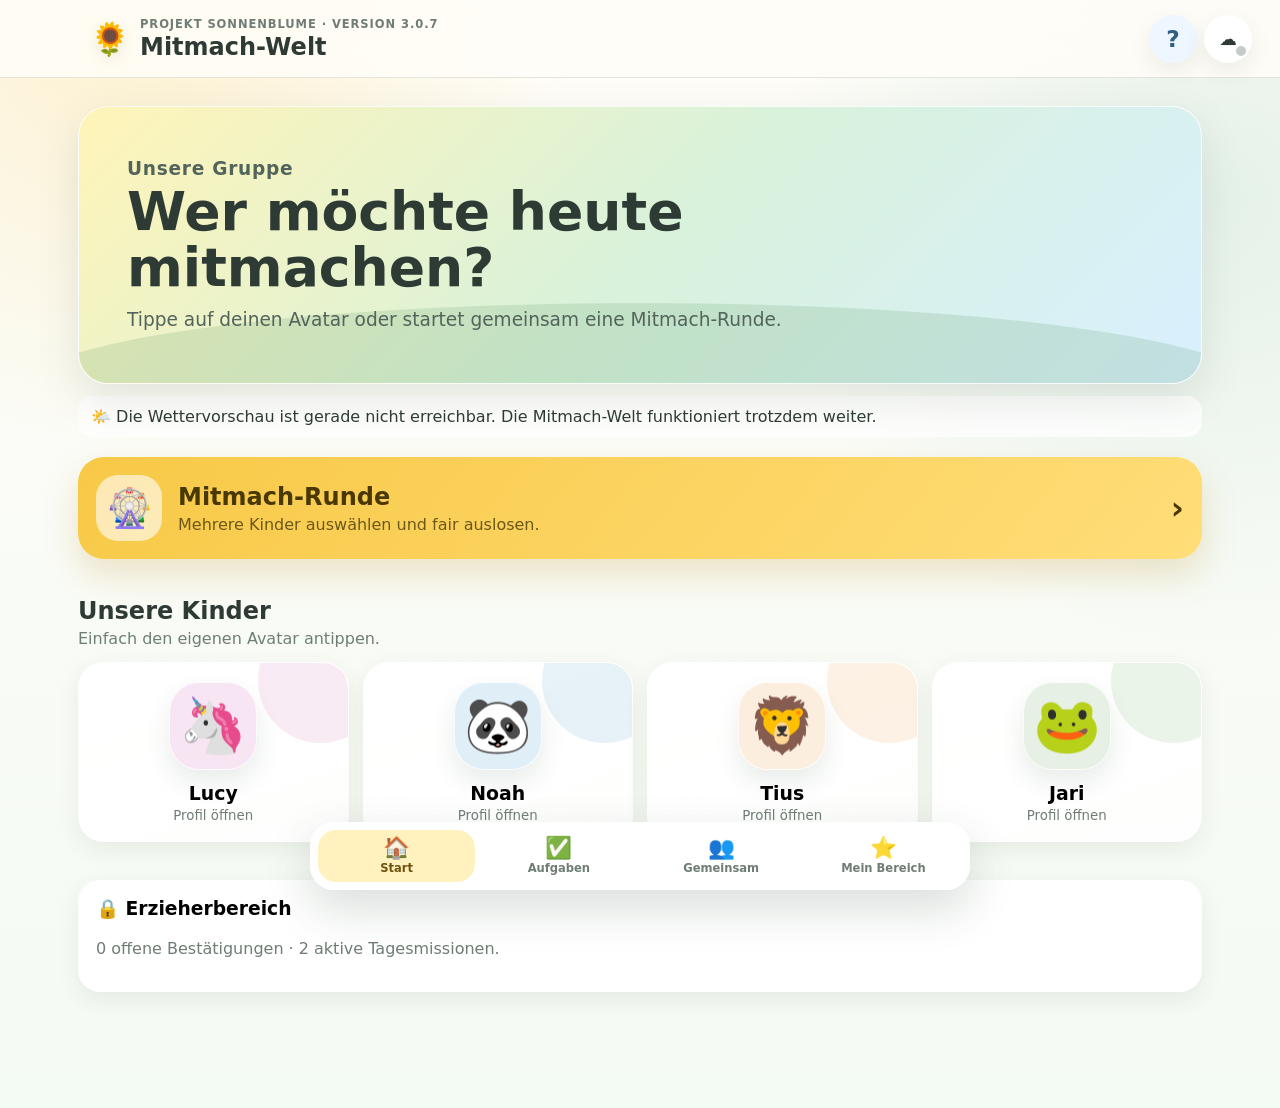
<file: index.html>
<!doctype html>
<html lang="de">
<head>
  <meta charset="utf-8">
  <meta name="viewport" content="width=device-width, initial-scale=1, viewport-fit=cover">
  <meta name="theme-color" content="#f6c84d">
  <meta name="color-scheme" content="light">
  <meta name="apple-mobile-web-app-capable" content="yes">
  <meta name="apple-mobile-web-app-status-bar-style" content="default">
  <meta name="apple-mobile-web-app-title" content="Mitmach-Welt">
  <meta name="description" content="Mitmach-Welt – Aufgaben, persönliche Ziele und gemeinsame Erfolge für Kinder in Wohngruppen.">
  <link rel="manifest" href="./manifest.webmanifest">
  <link rel="apple-touch-icon" href="./icon-192.png">
  <link rel="stylesheet" href="./styles.css">
  <title>Mitmach-Welt 3.0.7</title>
</head>
<body>
  <div class="app-shell" id="appShell">
    <header class="topbar">
      <button class="round-icon-button" id="backButton" type="button" aria-label="Zurück" hidden>←</button>
      <div class="brand-block">
        <span class="brand-flower" aria-hidden="true">🌻</span>
        <div>
          <p class="eyebrow">Projekt Sonnenblume · Version 3.0.7</p>
          <h1 id="screenTitle">Mitmach-Welt</h1>
        </div>
      </div>
      <div class="topbar-actions">
        <button class="round-icon-button help-icon-button" id="helpButton" type="button" aria-label="Hilfe zur Mitmach-Welt" title="Hilfe">?</button>
        <button class="round-icon-button sync-icon-button" id="syncButton" type="button" aria-label="Geräte & Synchronisierung" title="Geräte & Synchronisierung">☁️</button>
        <button class="round-icon-button hidden-home-button" id="homeButton" type="button" aria-label="Startseite" hidden>⌂</button>
      </div>
    </header>

    <main id="app" class="screen" aria-live="polite"></main>

    <nav class="bottom-nav" id="bottomNav" aria-label="Hauptnavigation"></nav>
  </div>

  <div id="modalRoot"></div>
  <div id="toast" class="toast" role="status"></div>
  <div id="confettiRoot" class="confetti-root" aria-hidden="true"></div>
  <div id="updateBanner" class="update-banner" hidden>
    <span>Eine neue Version ist bereit.</span>
    <button id="reloadApp" type="button">Jetzt laden</button>
  </div>

  <noscript>Für die Mitmach-Welt muss JavaScript aktiviert sein.</noscript>
  <script src="./app.js" defer></script>
  <script src="./hotfix-3.0.3.js" defer></script>
  <script src="./hotfix-3.0.4.js" defer></script>
  <script src="./hotfix-3.0.6.js" defer></script>
  <script src="./sync.js" defer></script>
  <script src="./hotfix-3.0.7-stable.js" defer></script>
</body>
</html>
</file>
<file: styles.css>
:root {
  --sun: #f6c84d;
  --sun-deep: #e7a821;
  --leaf: #5f9b62;
  --leaf-dark: #3f7250;
  --sky: #dff3ff;
  --cream: #fffaf0;
  --paper: rgba(255,255,255,.94);
  --ink: #2e3b34;
  --muted: #6f7d75;
  --line: rgba(66, 86, 74, .14);
  --danger: #b95e65;
  --warning: #b8842a;
  --success: #4d8c60;
  --shadow: 0 16px 42px rgba(72, 86, 70, .13);
  --shadow-soft: 0 8px 22px rgba(72, 86, 70, .09);
  --radius-xl: 30px;
  --radius-lg: 22px;
  --radius-md: 16px;
  --safe-top: env(safe-area-inset-top, 0px);
  --safe-bottom: env(safe-area-inset-bottom, 0px);
}

* { box-sizing: border-box; }
html { min-height: 100%; background: var(--cream); }
body {
  margin: 0;
  min-height: 100%;
  color: var(--ink);
  font-family: ui-rounded, "SF Pro Rounded", "Avenir Next", "Segoe UI", system-ui, sans-serif;
  background:
    radial-gradient(circle at 10% 0%, rgba(246,200,77,.24), transparent 28rem),
    radial-gradient(circle at 95% 18%, rgba(117,190,166,.18), transparent 28rem),
    linear-gradient(180deg, #fffdf8 0%, #f4faf4 100%);
  -webkit-tap-highlight-color: transparent;
}
button, input, select, textarea { font: inherit; }
button { -webkit-tap-highlight-color: transparent; }
button:focus-visible, input:focus-visible, select:focus-visible, textarea:focus-visible {
  outline: 4px solid rgba(74, 143, 201, .24);
  outline-offset: 2px;
}

.app-shell { min-height: 100vh; padding-bottom: calc(88px + var(--safe-bottom)); }
.topbar {
  position: sticky;
  top: 0;
  z-index: 50;
  min-height: calc(78px + var(--safe-top));
  padding: calc(12px + var(--safe-top)) clamp(14px, 3vw, 28px) 12px;
  display: grid;
  grid-template-columns: 50px minmax(0,1fr) 50px;
  align-items: center;
  gap: 12px;
  background: rgba(255,253,248,.88);
  backdrop-filter: blur(18px);
  border-bottom: 1px solid var(--line);
}
.brand-block { display: flex; align-items: center; gap: 10px; min-width: 0; }
.brand-flower { font-size: 2rem; filter: drop-shadow(0 5px 8px rgba(157,115,22,.15)); }
.eyebrow { margin: 0 0 2px; font-size: .72rem; letter-spacing: .08em; text-transform: uppercase; color: var(--muted); font-weight: 800; }
.topbar h1 { margin: 0; font-size: clamp(1.14rem, 3vw, 1.5rem); white-space: nowrap; overflow: hidden; text-overflow: ellipsis; }
.round-icon-button {
  width: 48px; height: 48px; border: 0; border-radius: 50%; background: white; color: var(--ink);
  box-shadow: var(--shadow-soft); font-size: 1.45rem; font-weight: 900; cursor: pointer;
}
.round-icon-button[hidden] { visibility: hidden; display: block; }
.screen { width: min(1180px, 100%); margin: 0 auto; padding: clamp(16px, 3vw, 28px); }

.bottom-nav {
  position: fixed;
  z-index: 60;
  left: 50%; bottom: calc(10px + var(--safe-bottom)); transform: translateX(-50%);
  width: min(560px, calc(100% - 22px));
  min-height: 68px; padding: 7px;
  display: grid; grid-template-columns: repeat(3,1fr); gap: 5px;
  border: 1px solid rgba(255,255,255,.75); border-radius: 24px;
  background: rgba(255,255,255,.9); backdrop-filter: blur(22px); box-shadow: 0 18px 45px rgba(55,72,60,.18);
}
.bottom-nav button {
  border: 0; border-radius: 18px; background: transparent; color: var(--muted); cursor: pointer;
  display: grid; place-items: center; align-content: center; gap: 2px; min-width: 0;
}
.bottom-nav button span { font-size: 1.35rem; line-height: 1; }
.bottom-nav button b { font-size: .72rem; white-space: nowrap; overflow: hidden; text-overflow: ellipsis; max-width: 100%; }
.bottom-nav button.active { background: #fff2be; color: #72520c; }

.hero {
  position: relative; overflow: hidden; border-radius: var(--radius-xl); padding: clamp(22px,5vw,48px);
  background: linear-gradient(135deg, #fff4b8, #d8f2dc 52%, #d9efff);
  box-shadow: var(--shadow); border: 1px solid rgba(255,255,255,.8);
}
.hero::after { content:""; position:absolute; inset:auto -5% -90px; height:170px; background:rgba(92,152,94,.18); border-radius:50% 50% 0 0; }
.hero > * { position: relative; z-index: 1; }
.hero-kicker { margin: 0 0 8px; color: var(--leaf-dark); font-weight: 900; letter-spacing:.04em; }
.hero h2 { margin: 0 0 10px; font-size: clamp(1.65rem, 5vw, 3.35rem); line-height: 1.05; max-width: 770px; }
.hero p { margin: 0; max-width: 720px; color: #53645b; font-size: clamp(1rem,2.3vw,1.16rem); line-height:1.55; }
.hero-actions { margin-top: 24px; display:flex; flex-wrap:wrap; gap:12px; }

.primary-button, .secondary-button, .ghost-button, .danger-button, .success-button {
  border:0; border-radius: 18px; padding: 14px 18px; font-weight: 900; cursor:pointer; min-height: 52px;
  display:inline-flex; align-items:center; justify-content:center; gap:9px; text-decoration:none;
}
.primary-button { color:#4d3a00; background: linear-gradient(180deg,#ffe17a,#f4c342); box-shadow: 0 10px 22px rgba(196,143,26,.2); }
.secondary-button { color:#285f48; background:#e0f3e7; }
.ghost-button { color:var(--ink); background:#fff; border:1px solid var(--line); }
.danger-button { color:#8e3841; background:#fde7e9; }
.success-button { color:#205a34; background:#dff2e4; }
.small-button { min-height:38px; padding:9px 12px; border-radius:13px; font-size:.88rem; }
.full-button { width:100%; }
button:disabled { opacity:.45; cursor:not-allowed; box-shadow:none; }

.section { margin-top: clamp(22px,4vw,38px); }
.section-heading { display:flex; align-items:end; justify-content:space-between; gap:16px; margin-bottom:14px; }
.section-heading h2, .section-heading h3 { margin:0; }
.section-heading p { margin:4px 0 0; color:var(--muted); }

.round-launch {
  margin-top: 20px; padding: 18px; border-radius: 26px; background: linear-gradient(130deg,#f8c947,#ffdd78);
  box-shadow: 0 16px 34px rgba(190,137,28,.21); display:grid; grid-template-columns:auto 1fr auto; align-items:center; gap:16px; cursor:pointer; border:0; width:100%; text-align:left; color:#493900;
}
.round-launch .big-icon { width:66px; height:66px; display:grid; place-items:center; border-radius:22px; background:rgba(255,255,255,.6); font-size:2.35rem; }
.round-launch h3 { margin:0 0 4px; font-size:clamp(1.14rem,3vw,1.5rem); }
.round-launch p { margin:0; color:#6b581a; }
.round-launch .arrow { font-size:2rem; font-weight:900; }

.child-grid { display:grid; grid-template-columns:repeat(auto-fit,minmax(150px,1fr)); gap:14px; }
.child-card {
  position:relative; min-height:180px; border:1px solid rgba(255,255,255,.9); border-radius:26px; padding:18px;
  background:linear-gradient(160deg, rgba(255,255,255,.98), rgba(255,255,255,.76)); box-shadow:var(--shadow-soft); cursor:pointer;
  display:flex; flex-direction:column; align-items:center; justify-content:center; text-align:center; overflow:hidden;
}
.child-card::before { content:""; position:absolute; width:125px; height:125px; border-radius:50%; background:var(--accent,#f4cf6c); opacity:.14; top:-45px; right:-35px; }
.child-avatar { width:88px; height:88px; display:grid; place-items:center; border-radius:30px; font-size:3.4rem; background:color-mix(in srgb, var(--accent,#f4cf6c) 18%, white); box-shadow:inset 0 0 0 1px rgba(255,255,255,.8),0 12px 25px rgba(60,75,65,.1); }
.child-card h3 { margin:12px 0 4px; font-size:1.18rem; }
.child-card small { color:var(--muted); }
.notification-dot { position:absolute; top:14px; right:14px; min-width:26px; height:26px; padding:0 7px; border-radius:999px; background:#e96f82; color:white; display:grid; place-items:center; font-size:.76rem; font-weight:900; box-shadow:0 6px 14px rgba(185,74,93,.25); }

.card, .panel {
  background:var(--paper); border:1px solid rgba(255,255,255,.85); border-radius:var(--radius-lg); box-shadow:var(--shadow-soft);
}
.card { padding:18px; }
.panel { padding:clamp(18px,3vw,28px); }
.card h3, .panel h2, .panel h3 { margin-top:0; }
.muted { color:var(--muted); }
.tiny { font-size:.82rem; }

.stats-row { display:grid; grid-template-columns:repeat(4,minmax(0,1fr)); gap:10px; }
.stat-pill { border-radius:18px; padding:12px 10px; background:#fff; border:1px solid var(--line); text-align:center; }
.stat-pill span { display:block; font-size:1.35rem; }
.stat-pill b { display:block; margin-top:3px; font-size:.92rem; }
.stat-pill small { color:var(--muted); }

.profile-banner {
  border-radius:30px; padding:clamp(20px,4vw,34px); background:linear-gradient(135deg,color-mix(in srgb,var(--accent) 28%,white),#fff 55%,#e8f5ec);
  display:grid; grid-template-columns:auto 1fr; align-items:center; gap:20px; box-shadow:var(--shadow); overflow:hidden; position:relative;
}
.profile-banner::after { content:""; position:absolute; width:220px;height:220px;border-radius:50%;background:var(--accent);opacity:.08;right:-70px;top:-90px; }
.profile-avatar { width:110px;height:110px;border-radius:36px;display:grid;place-items:center;font-size:4.4rem;background:rgba(255,255,255,.72);box-shadow:0 14px 30px rgba(65,78,68,.12); }
.profile-banner h2 { margin:0 0 8px;font-size:clamp(1.5rem,4vw,2.35rem); }
.profile-banner p { margin:0;color:#5f6d65; }
.balance-strip { margin-top:14px; display:flex; flex-wrap:wrap; gap:8px; }
.balance-chip { display:inline-flex;align-items:center;gap:6px;padding:8px 11px;border-radius:999px;background:rgba(255,255,255,.78);font-weight:900; }

.profile-menu { display:grid; grid-template-columns:repeat(2,minmax(0,1fr)); gap:14px; margin-top:20px; }
.profile-action {
  min-height:138px; border:0; border-radius:24px; padding:19px; text-align:left; cursor:pointer; color:var(--ink); box-shadow:var(--shadow-soft);
  display:flex;flex-direction:column;justify-content:space-between;
}
.profile-action .icon { font-size:2.35rem; }
.profile-action h3 { margin:12px 0 4px; font-size:1.15rem; }
.profile-action p { margin:0;color:#5c6c63;font-size:.9rem;line-height:1.4; }
.profile-action.main { grid-column:1/-1; min-height:155px; background:linear-gradient(125deg,#fff0a7,#ffd866); }
.profile-action.world { background:linear-gradient(135deg,#dff3dc,#cde8d0); }
.profile-action.shop { background:linear-gradient(135deg,#e0efff,#d5e6ff); }
.profile-action.goals { background:linear-gradient(135deg,#f8e1ef,#f4d8e8); }
.profile-action.success { background:linear-gradient(135deg,#f2ead9,#f8e7c6); }

.tabbar { display:flex; gap:8px; overflow-x:auto; padding:4px 2px 10px; scrollbar-width:none; }
.tabbar::-webkit-scrollbar { display:none; }
.tabbar button { flex:0 0 auto; border:1px solid var(--line); background:#fff; border-radius:999px; padding:10px 14px; font-weight:850; color:var(--muted); cursor:pointer; }
.tabbar button.active { background:#fff0b6; color:#6a4e00; border-color:#f1d26c; }

.task-layout { display:grid; grid-template-columns:minmax(0,1fr) minmax(280px,.46fr); gap:18px; }
.task-list { display:grid; gap:12px; }
.task-card { padding:16px; border-radius:22px; background:#fff; border:1px solid var(--line); box-shadow:var(--shadow-soft); }
.task-card-head { display:grid; grid-template-columns:auto 1fr auto; gap:12px; align-items:center; }
.task-icon { width:56px;height:56px;border-radius:18px;display:grid;place-items:center;background:#f8f3df;font-size:2rem; }
.task-card h3 { margin:0 0 3px; font-size:1.04rem; }
.task-meta { display:flex;flex-wrap:wrap;gap:6px;margin-top:8px; }
.chip { display:inline-flex;align-items:center;gap:5px;border-radius:999px;padding:5px 9px;background:#f3f6f3;color:#607068;font-size:.76rem;font-weight:800; }
.chip.pending { background:#e5effb;color:#3f6f9c; }
.chip.team { background:#e6f1e8;color:#3f7551; }
.chip.warning { background:#fff1d8;color:#8f671f; }
.chip.success { background:#e2f3e7;color:#367148; }
.task-card-actions { display:flex;flex-wrap:wrap;gap:8px;margin-top:13px; }
.progress-track { height:10px;border-radius:999px;background:#e9eee9;overflow:hidden; }
.progress-fill { height:100%;border-radius:inherit;background:linear-gradient(90deg,#6cac70,#92c67d); }
.empty-state { text-align:center;padding:35px 20px;border:2px dashed rgba(91,114,97,.18);border-radius:24px;background:rgba(255,255,255,.55); }
.empty-state .emoji { font-size:3.2rem;display:block;margin-bottom:10px; }

.goal-card { border-left:6px solid var(--accent,#d177a8); }
.goal-choices { display:grid;grid-template-columns:repeat(3,1fr);gap:8px;margin-top:12px; }
.choice-button { border:1px solid var(--line);border-radius:16px;background:#fff;padding:11px 8px;font-weight:850;cursor:pointer; }
.choice-button.selected { border-color:#78a982;background:#e6f4e9;color:#2d6540; }

.world-scene {
  position:relative; min-height:430px; border-radius:30px; overflow:hidden; box-shadow:var(--shadow); border:1px solid rgba(255,255,255,.8);
  background:linear-gradient(#bfe6ff 0 46%,#a9d68a 46% 100%);
}
.world-scene.theme-magic { background:linear-gradient(#c9c0ff 0 43%,#6e9a69 43% 100%); }
.world-scene.theme-ocean { background:linear-gradient(#b9e9ff 0 46%,#f4dfa3 46% 67%,#68c8db 67% 100%); }
.world-scene.theme-space { background:radial-gradient(circle at 20% 20%,#344269,#11172c 62%); }
.world-scene.theme-dino { background:linear-gradient(#bfe8d5 0 42%,#5e9b64 42% 100%); }
.world-scene.theme-farm { background:linear-gradient(#cbeaff 0 43%,#b6d987 43% 100%); }
.world-sun { position:absolute;right:7%;top:8%;font-size:4.3rem;filter:drop-shadow(0 8px 14px rgba(219,162,40,.25)); }
.world-title { position:absolute;left:20px;top:18px;background:rgba(255,255,255,.76);backdrop-filter:blur(8px);padding:10px 14px;border-radius:16px;font-weight:900; }
.world-ground { position:absolute;left:-5%;right:-5%;bottom:-45px;height:180px;border-radius:50% 50% 0 0;background:rgba(60,125,67,.32); }
.world-items { position:absolute;inset:80px 18px 40px;display:grid;grid-template-columns:repeat(6,1fr);grid-auto-rows:70px;align-items:end;gap:4px; }
.world-item { font-size:clamp(2rem,5vw,4rem);text-align:center;filter:drop-shadow(0 8px 8px rgba(44,69,50,.2));animation:floaty 4s ease-in-out infinite; }
.world-item:nth-child(2n) { animation-delay:-1.7s; }
.world-item:nth-child(3n) { animation-delay:-2.8s; }
.world-starter { position:absolute;left:0;right:0;bottom:55px;text-align:center;font-size:clamp(3rem,10vw,6.5rem);letter-spacing:.18em; }
@keyframes floaty { 50% { transform:translateY(-7px) rotate(1deg); } }

.shop-grid { display:grid;grid-template-columns:repeat(auto-fit,minmax(190px,1fr));gap:12px; }
.shop-card { border-radius:22px;background:#fff;border:1px solid var(--line);padding:16px;display:flex;flex-direction:column;box-shadow:var(--shadow-soft); }
.shop-card .shop-icon { font-size:3.1rem; }
.shop-card h3 { margin:10px 0 5px; }
.shop-card p { margin:0 0 14px;color:var(--muted);font-size:.88rem;line-height:1.42;flex:1; }
.price { display:flex;justify-content:space-between;align-items:center;gap:8px;font-weight:900; }

.badge-grid { display:grid;grid-template-columns:repeat(auto-fit,minmax(180px,1fr));gap:12px; }
.badge-card { padding:18px;border-radius:22px;background:#fff;border:1px solid var(--line);text-align:center;box-shadow:var(--shadow-soft); }
.badge-card.locked { filter:grayscale(1);opacity:.45; }
.badge-icon { font-size:3rem; }
.badge-card h3 { margin:10px 0 4px; }
.badge-card p { margin:0;color:var(--muted);font-size:.86rem; }

.group-world-banner { background:linear-gradient(135deg,#e2f3e1,#fff1b8,#ddebff); }
.milestone-list { display:grid;gap:10px; }
.milestone { display:grid;grid-template-columns:auto 1fr auto;align-items:center;gap:12px;padding:14px;border-radius:18px;background:#fff;border:1px solid var(--line); }
.milestone.done { background:#e8f5e9; }
.milestone-icon { font-size:2rem; }

.round-stage { text-align:center; padding:clamp(22px,4vw,40px); }
.roulette { width:min(360px,86vw);aspect-ratio:1;border-radius:50%;margin:20px auto;display:grid;place-items:center;background:conic-gradient(#ffd85f 0 25%,#d8efdb 25% 50%,#d9ebff 50% 75%,#f4d9e9 75%);box-shadow:0 20px 50px rgba(63,79,67,.18);border:12px solid white; }
.roulette.spin { animation:spin 1.6s cubic-bezier(.2,.8,.2,1); }
.roulette-inner { width:62%;height:62%;border-radius:50%;background:white;display:grid;place-items:center;font-size:5.2rem;box-shadow:inset 0 0 0 1px var(--line); }
@keyframes spin { to { transform:rotate(1080deg); } }
.order-list { display:grid;gap:10px;max-width:640px;margin:0 auto; }
.order-item { display:grid;grid-template-columns:42px 58px 1fr;align-items:center;gap:10px;padding:12px 15px;background:#fff;border-radius:18px;border:1px solid var(--line);text-align:left; }
.order-number { width:34px;height:34px;border-radius:50%;background:#ffe59a;display:grid;place-items:center;font-weight:950; }
.order-avatar { font-size:2.2rem; }

.educator-layout { display:grid;grid-template-columns:220px minmax(0,1fr);gap:18px; }
.side-tabs { display:grid;gap:8px;align-content:start;position:sticky;top:105px; }
.side-tabs button { border:0;border-radius:16px;background:#fff;padding:13px 14px;text-align:left;font-weight:850;color:var(--muted);cursor:pointer;box-shadow:var(--shadow-soft); }
.side-tabs button.active { background:#fff0b4;color:#684e05; }
.admin-grid { display:grid;grid-template-columns:repeat(auto-fit,minmax(220px,1fr));gap:12px; }
.admin-list { display:grid;gap:10px; }
.admin-row { display:grid;grid-template-columns:auto 1fr auto;align-items:center;gap:12px;padding:13px 14px;border-radius:18px;background:#fff;border:1px solid var(--line); }
.admin-row-icon { width:48px;height:48px;border-radius:16px;display:grid;place-items:center;background:#f4f6f3;font-size:1.8rem; }
.admin-row h4 { margin:0 0 3px; }
.admin-row p { margin:0;color:var(--muted);font-size:.84rem; }
.review-card { border-left:6px solid #5d91c5; }
.review-card.declined { border-left-color:#c78487; }
.review-grid { display:grid;grid-template-columns:repeat(auto-fit,minmax(240px,1fr));gap:12px; }

.form-grid { display:grid;grid-template-columns:repeat(2,minmax(0,1fr));gap:14px; }
.form-field { display:grid;gap:6px; }
.form-field.full { grid-column:1/-1; }
.form-field label, .form-label { font-size:.84rem;font-weight:900;color:#53645b; }
input, select, textarea { width:100%;border:1px solid rgba(70,91,78,.2);border-radius:14px;background:#fff;padding:12px 13px;color:var(--ink); }
textarea { resize:vertical;min-height:92px; }
.checkbox-grid { display:flex;flex-wrap:wrap;gap:8px; }
.check-chip input { position:absolute;opacity:0;pointer-events:none; }
.check-chip span { display:inline-flex;align-items:center;justify-content:center;min-width:42px;padding:9px 11px;border-radius:13px;border:1px solid var(--line);background:#fff;font-weight:850;cursor:pointer; }
.check-chip input:checked + span { background:#e2f2e5;border-color:#8ab691;color:#2c6840; }
.avatar-picker { display:grid;grid-template-columns:repeat(auto-fill,minmax(52px,1fr));gap:7px;max-height:280px;overflow:auto;padding:3px; }
.avatar-option { aspect-ratio:1;border:1px solid var(--line);border-radius:16px;background:#fff;font-size:1.8rem;cursor:pointer; }
.avatar-option.selected { background:#fff0b8;border-color:#e4bd38;box-shadow:0 0 0 3px rgba(238,197,64,.18); }
.color-picker { display:flex;flex-wrap:wrap;gap:9px; }
.color-option { width:38px;height:38px;border-radius:50%;border:4px solid white;box-shadow:0 0 0 1px var(--line);cursor:pointer; }
.color-option.selected { box-shadow:0 0 0 4px rgba(56,91,70,.23); }

.modal-backdrop { position:fixed;z-index:100;inset:0;padding:18px;display:grid;place-items:center;background:rgba(36,52,43,.42);backdrop-filter:blur(8px); }
.modal { width:min(720px,100%);max-height:min(88vh,900px);overflow:auto;border-radius:28px;background:#fffaf2;box-shadow:0 30px 80px rgba(37,50,41,.3);border:1px solid rgba(255,255,255,.8); }
.modal-head { position:sticky;top:0;z-index:2;padding:18px 20px;background:rgba(255,250,242,.94);backdrop-filter:blur(12px);display:flex;justify-content:space-between;align-items:center;border-bottom:1px solid var(--line); }
.modal-head h2 { margin:0;font-size:1.25rem; }
.modal-close { width:42px;height:42px;border-radius:50%;border:0;background:#fff;font-size:1.3rem;cursor:pointer; }
.modal-body { padding:20px; }
.modal-actions { display:flex;justify-content:flex-end;flex-wrap:wrap;gap:9px;margin-top:18px; }
.reward-reveal { text-align:center;padding:12px 4px; }
.reward-reveal .main-emoji { font-size:5rem;display:block;animation:pop .55s ease-out; }
@keyframes pop { 0%{transform:scale(.4);opacity:0} 70%{transform:scale(1.12)} 100%{transform:scale(1);opacity:1} }
.reward-totals { display:flex;justify-content:center;flex-wrap:wrap;gap:10px;margin:18px 0; }
.reward-total { padding:11px 15px;border-radius:16px;background:#fff;font-weight:950;font-size:1.05rem;box-shadow:var(--shadow-soft); }

.toast { position:fixed;z-index:130;left:50%;bottom:calc(98px + var(--safe-bottom));transform:translate(-50%,24px);opacity:0;pointer-events:none;background:#2f4437;color:#fff;padding:12px 17px;border-radius:16px;box-shadow:0 14px 35px rgba(31,49,38,.25);font-weight:850;transition:.25s ease;max-width:calc(100% - 30px);text-align:center; }
.toast.show { opacity:1;transform:translate(-50%,0); }
.update-banner { position:fixed;z-index:140;left:50%;top:calc(12px + var(--safe-top));transform:translateX(-50%);background:#294238;color:white;border-radius:18px;padding:10px 12px 10px 16px;display:flex;align-items:center;gap:12px;box-shadow:0 18px 42px rgba(31,49,38,.3); }
.update-banner[hidden] { display:none; }
.update-banner button { border:0;border-radius:12px;background:#ffe17a;padding:8px 11px;font-weight:900; }
.confetti-root { position:fixed;z-index:120;inset:0;pointer-events:none;overflow:hidden; }
.confetti { position:absolute;top:-30px;font-size:1.35rem;animation:fall 2.4s linear forwards; }
@keyframes fall { to { transform:translateY(110vh) rotate(720deg);opacity:.2; } }

.callout { border-radius:18px;padding:14px 16px;background:#eef6ff;border:1px solid #d6e8fa;color:#42647e; }
.callout.success { background:#e8f5ea;border-color:#cde8d2;color:#376a45; }
.callout.warning { background:#fff4df;border-color:#f3dfb7;color:#765b28; }
.callout p { margin:0; }
.inline-actions { display:flex;flex-wrap:wrap;gap:8px; }
.divider { height:1px;background:var(--line);margin:18px 0; }
.hidden { display:none !important; }

body.reduce-motion *, body.reduce-motion *::before, body.reduce-motion *::after { animation-duration:.001ms !important;animation-iteration-count:1 !important;scroll-behavior:auto !important;transition-duration:.001ms !important; }

@media (max-width: 820px) {
  .task-layout, .educator-layout { grid-template-columns:1fr; }
  .side-tabs { position:static;display:flex;overflow-x:auto;padding-bottom:8px; }
  .side-tabs button { flex:0 0 auto;white-space:nowrap; }
  .profile-menu { grid-template-columns:1fr 1fr; }
  .stats-row { grid-template-columns:repeat(2,1fr); }
}
@media (max-width: 620px) {
  .screen { padding:14px; }
  .topbar { grid-template-columns:46px minmax(0,1fr) 46px;padding-left:10px;padding-right:10px;gap:7px; }
  .brand-flower { display:none; }
  .round-icon-button { width:44px;height:44px; }
  .hero { border-radius:24px; }
  .round-launch { grid-template-columns:auto 1fr;padding:15px; }
  .round-launch .arrow { display:none; }
  .round-launch .big-icon { width:56px;height:56px;font-size:2rem; }
  .child-grid { grid-template-columns:repeat(2,minmax(0,1fr)); }
  .child-card { min-height:154px;padding:14px; }
  .child-avatar { width:72px;height:72px;border-radius:24px;font-size:2.8rem; }
  .profile-banner { grid-template-columns:1fr;text-align:center;justify-items:center; }
  .balance-strip { justify-content:center; }
  .profile-menu { grid-template-columns:1fr; }
  .profile-action.main { grid-column:auto; }
  .task-card-head { grid-template-columns:auto 1fr; }
  .task-card-head > :last-child { grid-column:1/-1; }
  .form-grid { grid-template-columns:1fr; }
  .form-field.full { grid-column:auto; }
  .world-items { grid-template-columns:repeat(4,1fr); }
  .modal-backdrop { padding:8px;place-items:end center; }
  .modal { border-radius:26px 26px 0 0;max-height:92vh; }
  .bottom-nav { bottom:calc(6px + var(--safe-bottom)); }
}

/* Geräte-Synchronisierung · Version 2.1 */
.topbar { grid-template-columns: 50px minmax(0,1fr) auto; }
.topbar-actions { display:flex; align-items:center; justify-content:flex-end; gap:7px; }
.sync-icon-button { position:relative; font-size:1.1rem; }
.sync-icon-button::after {
  content:""; position:absolute; right:4px; bottom:5px; width:10px; height:10px; border-radius:50%;
  background:#9aa69f; border:2px solid white;
}
.sync-icon-button[data-sync-status="online"]::after { background:#55ad70; }
.sync-icon-button[data-sync-status="connecting"]::after { background:#e2aa35; animation:syncPulse 1.2s infinite; }
.sync-icon-button[data-sync-status="error"]::after { background:#d45d67; }
.sync-icon-button[data-sync-status="offline"]::after { background:#9aa69f; }
.sync-icon-button[data-sync-status="off"]::after { background:#c5cbc7; }
@keyframes syncPulse { 50% { transform:scale(1.35); opacity:.55; } }
.device-role-child .bottom-nav { grid-template-columns:repeat(2,1fr); }
.sync-grid { display:grid; grid-template-columns:repeat(2,minmax(0,1fr)); gap:14px; }
.sync-grid .card { display:flex; flex-direction:column; gap:10px; }
.sync-grid .card h3, .sync-grid .card p { margin:0; }
.sync-status-line {
  display:flex; align-items:center; gap:12px; padding:14px 16px; border-radius:20px;
  background:#f1f2ee; border:1px solid var(--line);
}
.sync-status-line > span { width:46px; height:46px; display:grid; place-items:center; border-radius:16px; background:white; font-size:1.55rem; }
.sync-status-line div { display:grid; gap:3px; }
.sync-status-line small { color:var(--muted); }
.sync-status-line.online { background:#e2f3e7; border-color:#c1e4cb; }
.sync-status-line.connecting { background:#fff2cd; border-color:#f1dc9c; }
.sync-status-line.error { background:#fde8e9; border-color:#f2c5ca; }
.sync-intro-icon { font-size:3.6rem; text-align:center; margin:2px 0 8px; }
.sync-role-buttons { display:grid; gap:10px; margin-top:18px; }
.sync-modal-backdrop textarea { min-height:100px; font-family:ui-monospace,SFMono-Regular,Consolas,monospace; font-size:.84rem; }
@media (max-width:720px) {
  .topbar { grid-template-columns:44px minmax(0,1fr) auto; }
  .topbar-actions { gap:4px; }
  .topbar-actions .round-icon-button { width:42px; height:42px; }
  .sync-grid { grid-template-columns:1fr; }
}

/* Version 2.1.1: Offene Aufgaben zuerst */
.priority-task-block, .priority-panel {
  border: 2px solid rgba(246, 200, 77, .55);
  border-radius: 22px;
  padding: 16px;
  background: linear-gradient(180deg, rgba(255,250,224,.92), rgba(255,255,255,.95));
  box-shadow: 0 10px 28px rgba(90,72,18,.08);
}
.available-task-block { margin-top: 22px; }
.active-task-card { border-left: 5px solid #f6c84d; }
.empty-state.compact { padding: 16px; }
.empty-state.compact .emoji { font-size: 2rem; }

/* Version 2.1.3 – zuverlässige Aufgabenverwaltung */
.modal-action-spacer { flex: 1 1 auto; }
.form-error { color: #a22535 !important; font-weight: 700; }
@media (max-width: 640px) {
  .modal-actions .modal-action-spacer { display: none; }
  .modal-actions > button { flex: 1 1 100%; }
}

/* Version 2.2.0: altersgerechte Aufgaben */
.age-rule-box {
  padding: 14px;
  border: 1px solid rgba(239, 159, 70, .35);
  border-radius: 16px;
  background: rgba(255, 246, 226, .75);
}
.age-rule-box label {
  display: flex;
  align-items: flex-start;
  gap: 10px;
}
.age-supported-task {
  border-color: rgba(239, 159, 70, .48);
}
.compact-callout {
  margin-top: 12px;
  padding: 10px 12px;
}
.compact-callout p {
  margin: 0;
}

/* Version 2.2.1 – zuverlässiges Speichern von Missionen und Wünschen */
.form-save-status { margin: 12px 0 0; padding: 10px 12px; border-radius: 12px; font-weight: 700; }
.form-save-status:empty { display:none; }
.form-save-status.error { background:#fff0f0; color:#8d1f1f; }
.form-save-status.success { background:#eefaf0; color:#276b36; }

/* Version 2.2.2 – Symbolauswahl im Wunschladen */
.wish-symbol-current { display:flex;align-items:center;gap:13px;margin-top:8px;padding:12px 14px;border:1px solid var(--line);border-radius:18px;background:#fff; }
.wish-symbol-current p { margin:3px 0 0; }
.wish-symbol-preview { flex:0 0 auto;width:58px;height:58px;display:grid;place-items:center;border-radius:18px;background:#fff1b8;border:1px solid #e9c752;font-size:2.25rem;box-shadow:var(--shadow-soft); }
.wish-symbol-picker { margin-top:12px;padding:12px;border:1px solid var(--line);border-radius:18px;background:rgba(255,255,255,.64);max-height:330px;overflow:auto; }
.wish-symbol-group + .wish-symbol-group { margin-top:14px; }
.wish-symbol-group h4 { margin:0 0 7px;font-size:.88rem;color:var(--muted); }
.wish-symbol-grid { display:grid;grid-template-columns:repeat(auto-fill,minmax(46px,1fr));gap:7px; }
.wish-symbol-option { min-width:0;aspect-ratio:1;border:1px solid var(--line);border-radius:14px;background:#fff;font-size:1.55rem;cursor:pointer;transition:transform .15s ease,box-shadow .15s ease,border-color .15s ease; }
.wish-symbol-option:hover { transform:translateY(-1px);box-shadow:var(--shadow-soft); }
.wish-symbol-option.selected { background:#fff0b8;border-color:#dbae22;box-shadow:0 0 0 3px rgba(238,197,64,.22); }
.wish-custom-symbol { display:flex;gap:9px;align-items:stretch;margin-top:10px; }
.wish-custom-symbol input { flex:1;min-width:0; }
.wish-custom-symbol button { white-space:nowrap; }
@media (max-width:560px) {
  .wish-symbol-picker { max-height:290px; }
  .wish-symbol-grid { grid-template-columns:repeat(6,minmax(0,1fr)); }
  .wish-custom-symbol { flex-direction:column; }
  .wish-custom-symbol button { width:100%; }
}

/* Version 2.3.0 */
.weather-strip{display:grid;grid-template-columns:repeat(3,minmax(0,1fr));gap:12px;margin:0 0 18px}.weather-card{display:flex;align-items:center;gap:12px;padding:14px 16px;border-radius:18px;background:rgba(255,255,255,.86);box-shadow:var(--shadow-soft);border:1px solid rgba(75,100,80,.12)}.weather-card p,.weather-card small{margin:2px 0}.weather-icon{font-size:2rem}.weather-loading{grid-column:1/-1;padding:14px 16px;border-radius:16px;background:rgba(255,255,255,.75)}
@media(max-width:760px){.weather-strip{grid-template-columns:1fr}.weather-card{padding:11px 13px}}

/* Version 2.4.0: übersichtliche Kategorien */
.task-category-section { margin-top: 18px; }
.task-category-title { margin: 0 0 10px; font-size: 1.08rem; }
.task-admin-category > h3 { margin-bottom: 10px; }

/* Version 2.5.0 – flexible Teamaufgaben, Vorlesen, kompakte Mobilansicht und altersneutrale Bereiche */
.task-title-line { display:flex; align-items:center; gap:8px; min-width:0; }
.task-title-line h3 { flex:1; min-width:0; margin:0 0 3px; }
.task-speak-button {
  flex:0 0 auto; width:40px; height:40px; border:1px solid var(--line); border-radius:13px;
  background:#fff; display:grid; place-items:center; font-size:1.15rem; cursor:pointer; box-shadow:0 5px 14px rgba(60,75,65,.08);
}
.task-speak-button[aria-pressed="true"] { background:#e5f0ff; border-color:#9bc1e8; }

.participant-grid { display:grid; grid-template-columns:repeat(auto-fit,minmax(190px,1fr)); gap:9px; margin-top:8px; }
.participant-option {
  display:grid; grid-template-columns:auto auto 1fr; align-items:center; gap:10px; padding:11px 12px;
  border:1px solid var(--line); border-radius:16px; background:#fff; cursor:pointer;
}
.participant-option.selected { background:#e9f6ec; border-color:#8fc69d; box-shadow:0 0 0 3px rgba(91,163,111,.12); }
.participant-option input { width:20px; height:20px; }
.participant-option > span:last-child { display:grid; gap:2px; min-width:0; }
.participant-option small { color:var(--muted); font-size:.76rem; }
.participant-avatar { font-size:2rem; }
.allocation-preview { display:grid; gap:6px; margin-top:8px; }
.allocation-preview span { display:flex; justify-content:space-between; gap:12px; padding:7px 9px; border-radius:11px; background:rgba(255,255,255,.7); }
.allocation-preview.compact { margin-top:9px; font-size:.82rem; }
.allocation-preview.compact span { padding:5px 7px; }
.compact-reveal { padding:8px 0 14px; }
.compact-reveal .main-emoji { font-size:3rem; }

.claim-review-table { display:grid; gap:9px; }
.claim-review-row {
  display:grid; grid-template-columns:minmax(190px,1.4fr) repeat(3,minmax(90px,.7fr)); gap:8px; align-items:end;
  padding:11px; border:1px solid var(--line); border-radius:17px; background:#f8faf8; opacity:.64;
}
.claim-review-row.selected { background:#fff; opacity:1; border-color:#a8cdb0; box-shadow:var(--shadow-soft); }
.claim-review-row > label { display:grid; gap:5px; font-size:.76rem; color:var(--muted); }
.claim-review-row input[type="number"] { min-width:0; padding:10px; }
.claim-review-person { grid-template-columns:auto auto 1fr !important; align-items:center; gap:9px !important; color:var(--ink) !important; }
.claim-review-person input { width:20px; height:20px; }
.claim-review-person > span:nth-child(2) { font-size:2rem; }
.claim-review-person > span:last-child { display:grid; gap:2px; }
.claim-review-person small { color:var(--muted); }

.toast.has-action { pointer-events:auto; display:flex; align-items:center; gap:12px; padding:9px 10px 9px 15px; }
.toast.has-action button { border:0; border-radius:12px; padding:9px 12px; background:#fff; color:#244331; font-weight:900; cursor:pointer; }

.world-companion {
  position:absolute; right:8%; bottom:45px; font-size:clamp(2.8rem,8vw,5rem); z-index:4;
  filter:drop-shadow(0 10px 10px rgba(25,35,28,.25));
}
.world-scene.theme-gaming { background:linear-gradient(155deg,#11182c,#26385e 55%,#162037); }
.world-scene.theme-music { background:linear-gradient(145deg,#211b35,#6b3f76 55%,#1c243e); }
.world-scene.theme-sport { background:linear-gradient(#cfeaff 0 43%,#55a967 43% 100%); }
.world-scene.theme-city { background:linear-gradient(#a6c8e8 0 44%,#536579 44% 100%); }
.world-scene.theme-street { background:linear-gradient(#d8e2e8 0 45%,#777b80 45% 100%); }
.world-scene.theme-tech { background:radial-gradient(circle at 25% 20%,#284e68,#111d2b 62%); }
.world-scene.theme-outdoor { background:linear-gradient(#cde6f0 0 42%,#738f5a 42% 100%); }
.world-scene.theme-lounge { background:linear-gradient(145deg,#e7dfd8,#b7a6a1 55%,#8b7977); }
.world-scene.theme-creative { background:linear-gradient(135deg,#f5e8dc,#dfeaf2 50%,#ead9e9); }
.world-scene.theme-night { background:radial-gradient(circle at 20% 20%,#384d77,#10172c 68%); }
.world-scene.theme-gaming .world-title,
.world-scene.theme-music .world-title,
.world-scene.theme-tech .world-title,
.world-scene.theme-night .world-title { color:#fff; background:rgba(12,18,30,.68); }

body.child-style-modern .profile-banner,
body.child-style-modern .profile-action,
body.child-style-modern .task-card,
body.child-style-modern .world-scene { border-radius:17px; }
body.child-style-modern .profile-action { background:#f4f6f8; border:1px solid #dfe4e8; box-shadow:0 8px 20px rgba(35,48,58,.08); }
body.child-style-modern .profile-action.main { background:linear-gradient(135deg,#f7d66d,#e8b838); }
body.child-style-modern .profile-action.world { background:linear-gradient(135deg,#dfe8f1,#cbd8e5); }
body.child-style-modern .profile-action.shop { background:linear-gradient(135deg,#e7e4f1,#d6d0e5); }
body.child-style-modern .profile-action.goals { background:linear-gradient(135deg,#e4ede8,#d4e2da); }
body.child-style-modern .profile-action.success { background:linear-gradient(135deg,#ece8df,#ddd5c6); }
body.child-style-modern .world-item { animation:none; }

body.child-style-neutral .profile-banner,
body.child-style-neutral .profile-action,
body.child-style-neutral .task-card,
body.child-style-neutral .world-scene { border-radius:15px; }
body.child-style-neutral .profile-banner { background:#fff; border:1px solid var(--line); }
body.child-style-neutral .profile-action { background:#fff; border:1px solid var(--line); box-shadow:0 5px 14px rgba(55,70,60,.06); }
body.child-style-neutral .profile-action.main { background:#fff8dc; }
body.child-style-neutral .profile-action.world { background:#f1f6f3; }
body.child-style-neutral .profile-action.shop { background:#f2f5f8; }
body.child-style-neutral .profile-action.goals { background:#f7f3f6; }
body.child-style-neutral .profile-action.success { background:#f7f5f0; }
body.child-style-neutral .world-item { animation:none; }

/* Kompakte Wetterleiste auf allen Geräten, besonders auf dem iPhone */
.weather-strip { display:grid; grid-template-columns:repeat(3,minmax(0,1fr)); gap:9px; margin:12px 0 13px; }
.weather-card { display:block; min-width:0; padding:0; border-radius:16px; background:rgba(255,255,255,.9); box-shadow:var(--shadow-soft); border:1px solid rgba(75,100,80,.12); overflow:hidden; }
.weather-card summary { list-style:none; cursor:pointer; display:grid; justify-items:center; gap:3px; padding:10px 7px 9px; text-align:center; }
.weather-card summary::-webkit-details-marker { display:none; }
.weather-card summary b { font-size:.78rem; }
.weather-card summary strong { font-size:.9rem; white-space:nowrap; }
.weather-card summary small { color:var(--muted); font-size:.68rem; white-space:nowrap; }
.weather-card .weather-icon { font-size:1.8rem; line-height:1.05; }
.weather-detail { border-top:1px solid var(--line); padding:8px 9px 10px; text-align:center; }
.weather-detail p { margin:0 0 3px; font-size:.78rem; font-weight:850; }
.weather-detail small { color:var(--muted); font-size:.7rem; line-height:1.3; }
.weather-loading { grid-column:1/-1; padding:11px 13px; border-radius:15px; background:rgba(255,255,255,.78); }

@media (max-width: 760px) {
  .weather-strip { grid-template-columns:repeat(3,minmax(0,1fr)); gap:7px; margin:9px 0 10px; }
  .weather-card { padding:0; }
  .home-hero { padding:16px 17px; border-radius:20px; }
  .home-hero .hero-kicker { margin-bottom:4px; font-size:.68rem; }
  .home-hero h2 { font-size:1.55rem; margin-bottom:6px; }
  .home-hero p { font-size:.88rem; line-height:1.35; }
  .round-launch { margin-top:0; min-height:auto; padding:11px 12px; border-radius:18px; gap:10px; }
  .round-launch .big-icon { width:46px; height:46px; border-radius:15px; font-size:1.65rem; }
  .round-launch h3 { font-size:1rem; margin-bottom:2px; }
  .round-launch p { font-size:.76rem; line-height:1.25; }
  .screen > .section:first-of-type { margin-top:14px; }
  .section-heading { margin-bottom:10px; }
  .section-heading h2 { font-size:1.25rem; }
  .section-heading p { font-size:.78rem; }
}

@media (max-width: 620px) {
  .child-grid { gap:9px; }
  .child-card { min-height:132px; padding:11px; border-radius:18px; }
  .child-avatar { width:62px; height:62px; border-radius:20px; font-size:2.45rem; }
  .child-card h3 { margin:8px 0 2px; }
  .child-card small { font-size:.72rem; }
  .bottom-nav { min-height:62px; border-radius:20px; }
  .bottom-nav button { border-radius:15px; }
  .claim-review-row { grid-template-columns:1fr 1fr 1fr; }
  .claim-review-person { grid-column:1/-1; }
  .participant-grid { grid-template-columns:1fr; }
}

@media (max-width: 390px) {
  .weather-card summary { padding:8px 4px; }
  .weather-card .weather-icon { font-size:1.55rem; }
  .weather-card summary b { font-size:.7rem; }
  .weather-card summary strong { font-size:.78rem; }
  .weather-card summary small { font-size:.62rem; }
  .home-hero h2 { font-size:1.4rem; }
  .round-launch p { display:none; }
}


/* Version 2.7.0: Aufgabensuche und Aktivitäten nach Kind */
.task-search-toolbar {
  margin: 14px 0;
  display: grid;
  grid-template-columns: minmax(220px, 1fr) auto auto auto;
  gap: 10px;
  align-items: end;
  padding: 12px;
  border: 1px solid var(--line);
  border-radius: 18px;
  background: rgba(255,255,255,.78);
}
.compact-search-toolbar { grid-template-columns: minmax(200px,1fr) auto auto; }
.task-search-field { min-height: 44px; display:flex; align-items:center; gap:8px; padding:0 13px; background:#fff; border:1px solid var(--line); border-radius:14px; }
.task-search-field:focus-within { outline:3px solid rgba(70,141,213,.18); border-color:#77a9d8; }
.task-search-field input { width:100%; min-width:0; border:0; outline:0; background:transparent; font:inherit; color:var(--ink); }
.compact-select { display:grid; gap:4px; font-size:.76rem; color:var(--muted); font-weight:800; }
.compact-select select { min-height:44px; max-width:190px; border:1px solid var(--line); border-radius:14px; padding:0 34px 0 11px; background:#fff; color:var(--ink); font:inherit; }
.search-result-count { min-width:68px; align-self:center; color:var(--muted); font-size:.82rem; font-weight:800; text-align:right; }

.activity-child-grid { display:grid; grid-template-columns:repeat(auto-fit,minmax(210px,1fr)); gap:12px; margin-top:14px; }
.activity-child-card { position:relative; overflow:hidden; display:grid; gap:12px; padding:14px; border:1px solid var(--line); border-radius:20px; background:#fff; }
.activity-child-card::before { content:""; position:absolute; width:100px; height:100px; top:-55px; right:-35px; border-radius:50%; background:var(--accent,#f6c84d); opacity:.14; pointer-events:none; }
.activity-child-head { position:relative; display:flex; align-items:center; gap:12px; }
.activity-child-avatar { width:52px; height:52px; display:grid; place-items:center; flex:0 0 auto; border-radius:17px; background:color-mix(in srgb, var(--accent,#f6c84d) 18%, white); font-size:1.9rem; }
.activity-child-card h4 { margin:0 0 3px; font-size:1.08rem; }
.activity-child-card p { margin:0; color:var(--muted); font-size:.82rem; }
.compact-profile-banner { min-height:0; margin-bottom:12px; padding:14px; }
.activity-range { display:flex; flex-wrap:wrap; gap:8px; margin:10px 0 18px; }
.filter-chip { border:1px solid var(--line); border-radius:999px; background:#fff; color:var(--ink); padding:9px 13px; font:inherit; font-size:.84rem; font-weight:850; cursor:pointer; }
.filter-chip.active { background:#fff0b6; border-color:#e7c34e; }
.activity-day { margin-top:18px; }
.activity-day > h3 { margin:0 0 9px; font-size:1rem; color:var(--muted); }
.activity-list { display:grid; gap:9px; }
.activity-row { display:grid; grid-template-columns:auto minmax(0,1fr) auto; gap:12px; align-items:center; padding:12px 13px; border:1px solid var(--line); border-radius:17px; background:#fff; }
.activity-icon { width:44px; height:44px; display:grid; place-items:center; border-radius:14px; background:#f7f4e9; font-size:1.55rem; }
.activity-copy h4 { margin:0 0 3px; }
.activity-copy p { margin:0 0 4px; color:var(--muted); font-size:.8rem; }
.activity-copy strong { font-size:.84rem; }

@media (max-width: 760px) {
  .task-search-toolbar, .compact-search-toolbar { grid-template-columns:1fr auto; align-items:center; }
  .admin-task-search-toolbar .task-search-field { grid-column:1 / -1; }
  .compact-select { min-width:0; }
  .compact-select select { width:100%; max-width:none; }
  .search-result-count { grid-column:1 / -1; text-align:left; min-height:0; }
  .activity-child-grid { grid-template-columns:1fr 1fr; }
  .activity-row { grid-template-columns:auto minmax(0,1fr); }
  .activity-row > button { grid-column:1 / -1; width:100%; }
}
@media (max-width: 430px) {
  .activity-child-grid { grid-template-columns:1fr; }
  .task-search-toolbar, .compact-search-toolbar { grid-template-columns:1fr; }
  .task-search-toolbar .ghost-button { width:100%; }
  .admin-task-search-toolbar .task-search-field { grid-column:auto; }
}

/* Version 2.8.0: vereinfachte Führung, Hilfe, geordnete Welten und Begleiter */
.topbar { grid-template-columns:50px minmax(0,1fr) auto; }
.hidden-home-button { display:none !important; }
.help-icon-button { background:#eef6ff; color:#315f83; }
.bottom-nav { grid-template-columns:repeat(4,1fr); width:min(660px,calc(100% - 18px)); }
.device-role-child .bottom-nav,
.device-role-educator .bottom-nav,
.device-role-both .bottom-nav { grid-template-columns:repeat(4,1fr); }
.bottom-nav button { min-height:50px; }
.educator-bottom-nav button.active { background:#e7f0fb; color:#315f83; }

.educator-simple-layout { display:grid; gap:16px; }
.educator-main-tabs { display:grid; grid-template-columns:repeat(4,minmax(0,1fr)); gap:8px; padding:8px; border:1px solid var(--line); border-radius:22px; background:rgba(255,255,255,.82); position:sticky; top:92px; z-index:20; backdrop-filter:blur(14px); }
.educator-main-tabs button { border:0; border-radius:16px; min-height:58px; background:transparent; color:var(--muted); display:grid; place-items:center; align-content:center; gap:3px; cursor:pointer; }
.educator-main-tabs button span { font-size:1.35rem; }
.educator-main-tabs button b { font-size:.78rem; }
.educator-main-tabs button.active { background:#fff0b4; color:#674e08; }
.educator-hero { padding:24px 28px; }
.educator-hero h2 { font-size:clamp(1.7rem,4vw,2.6rem); }
.management-breadcrumb { display:flex; align-items:center; gap:12px; padding:10px 0 2px; }
.educator-footer-actions { display:flex; justify-content:space-between; gap:10px; margin-top:18px; }
.manage-grid { display:grid; grid-template-columns:repeat(auto-fit,minmax(230px,1fr)); gap:12px; }
.manage-card { border:1px solid var(--line); border-radius:21px; background:#fff; padding:17px; min-height:116px; display:grid; grid-template-columns:auto 1fr auto; align-items:center; gap:13px; text-align:left; box-shadow:var(--shadow-soft); cursor:pointer; color:var(--ink); }
.manage-card > span { width:54px; height:54px; border-radius:17px; display:grid; place-items:center; font-size:2rem; background:#f3f6f3; }
.manage-card h3 { margin:0 0 4px; }
.manage-card p { margin:0; color:var(--muted); font-size:.83rem; line-height:1.4; }
.manage-card > b { font-size:1.7rem; color:var(--muted); }

.help-context-card,.preview-lock { display:flex; align-items:center; gap:12px; padding:14px; border-radius:18px; background:#eef6ff; border:1px solid #d5e7f6; margin-bottom:14px; }
.help-context-card > span,.preview-lock > span { font-size:2rem; }
.help-context-card p,.preview-lock p { margin:3px 0 0; color:var(--muted); }
.help-section { padding:16px; border-radius:20px; background:#fff9df; border:1px solid #f0df9e; }
.help-section h3 { margin-top:0; }
.help-steps { margin:0; padding-left:1.35rem; display:grid; gap:9px; line-height:1.42; }
.help-topic-grid { display:grid; grid-template-columns:repeat(2,minmax(0,1fr)); gap:11px; margin:14px 0; }
.help-topic { padding:14px; border-radius:18px; background:#fff; border:1px solid var(--line); }
.help-topic h3 { margin:0 0 7px; }
.help-topic p { margin:0; color:var(--muted); line-height:1.45; font-size:.88rem; }

.preview-summary-grid { display:grid; grid-template-columns:repeat(3,minmax(0,1fr)); gap:10px; margin-top:12px; }
.compact-preview { padding:14px 16px; }
.preview-task-list { display:grid; gap:7px; }
.preview-task-list > div { display:grid; grid-template-columns:40px 1fr auto; align-items:center; gap:8px; padding:9px 10px; border-radius:14px; background:#f6f8f6; }
.preview-task-list > div > span { font-size:1.5rem; }
.preview-task-list small { color:var(--muted); }

/* Geordnete Welten: feste Bereiche statt schwebender Symbole */
.interactive-world { min-height:540px; }
.world-zone { position:absolute; z-index:2; pointer-events:none; }
.world-zone > * { pointer-events:auto; }
.world-zone-sky { inset:0 0 54% 0; }
.world-zone-back { left:8%; right:8%; top:25%; height:29%; display:flex; align-items:flex-end; justify-content:space-around; gap:8px; }
.world-zone-ground { left:3%; right:3%; bottom:2%; height:31%; display:flex; align-items:flex-end; justify-content:flex-start; gap:8px; flex-wrap:wrap; padding:0 2% 2%; }
.world-zone-furniture { left:4%; right:42%; bottom:14%; height:24%; display:flex; align-items:flex-end; justify-content:center; gap:8px; flex-wrap:wrap; }
.world-zone-play { right:3%; width:38%; bottom:12%; height:25%; display:flex; align-items:flex-end; justify-content:flex-end; gap:8px; flex-wrap:wrap; }
.placed-world-item { border:0; background:transparent; padding:2px; display:grid; justify-items:center; cursor:pointer; filter:drop-shadow(0 7px 7px rgba(30,45,35,.2)); }
.placed-world-item > span { font-size:clamp(2.2rem,6vw,4.3rem); line-height:1; }
.placed-world-item small { max-width:84px; padding:3px 6px; border-radius:999px; background:rgba(255,255,255,.76); color:#435249; font-size:.58rem; opacity:0; transition:opacity .2s; }
.placed-world-item:focus small,.placed-world-item:hover small { opacity:1; }
.item-back > span { font-size:clamp(3.2rem,9vw,6rem); }
.item-ground > span { font-size:clamp(2rem,5vw,3.8rem); }
.item-furniture > span,.item-play > span { font-size:clamp(2.3rem,6vw,4.2rem); }

.world-interaction { position:absolute; z-index:7; border:0; background:rgba(255,255,255,.76); border-radius:16px; padding:7px 8px 5px; display:grid; justify-items:center; gap:1px; cursor:pointer; box-shadow:0 7px 16px rgba(40,55,44,.15); }
.world-interaction span { font-size:2.15rem; line-height:1; }
.world-interaction small { font-size:.58rem; font-weight:900; color:#52625a; }
.world-bed { left:3%; bottom:4%; }
.world-bowl { left:25%; bottom:4%; }
.world-ball { right:4%; bottom:4%; }
.world-music { right:25%; bottom:4%; }
.world-companion { left:50%; right:auto; bottom:70px; width:96px; height:96px; transform:translateX(-50%); border:0; border-radius:50%; background:rgba(255,255,255,.45); display:grid; place-items:center; cursor:pointer; z-index:9; }
.world-companion > span { font-size:clamp(3.6rem,9vw,5.6rem); filter:drop-shadow(0 10px 10px rgba(25,35,28,.25)); }
.companion-motion-calm { animation:companion-breathe 3.8s ease-in-out infinite; }
.companion-motion-lively { animation:companion-walk 7s ease-in-out infinite; }
.companion-motion-off { animation:none; }
.companion-action-sleep > span { animation:companion-sleep 1.8s ease-in-out infinite; }
.companion-action-play > span,.companion-action-wave > span { animation:companion-jump .55s ease-in-out 3; }
.companion-action-eat > span { animation:companion-nibble .35s ease-in-out 5; }
.companion-action-dance > span { animation:companion-dance .45s ease-in-out 4; }
@keyframes companion-breathe { 50% { transform:translateX(-50%) translateY(-5px); } }
@keyframes companion-walk { 0%,100% { transform:translateX(-50%); } 25% { transform:translateX(-115%); } 50% { transform:translateX(-50%) translateY(-5px); } 75% { transform:translateX(15%); } }
@keyframes companion-sleep { 50% { transform:rotate(-8deg) scale(.96); } }
@keyframes companion-jump { 50% { transform:translateY(-13px) rotate(5deg); } }
@keyframes companion-nibble { 50% { transform:scale(1.1); } }
@keyframes companion-dance { 25% { transform:rotate(-12deg); } 75% { transform:rotate(12deg); } }
.companion-speech { position:absolute; z-index:10; left:50%; bottom:174px; transform:translateX(-50%); width:min(330px,78%); padding:10px 13px; border-radius:17px; background:rgba(255,255,255,.92); box-shadow:var(--shadow-soft); text-align:center; }
.companion-speech::after { content:""; position:absolute; left:50%; bottom:-9px; width:18px; height:18px; background:inherit; transform:translateX(-50%) rotate(45deg); }
.companion-speech p { margin:0; font-size:.82rem; font-weight:850; }
.companion-speech button { margin-top:7px; position:relative; z-index:2; }
.companion-speech.self-found { background:#fff4c9; }
.choose-companion-card { position:absolute; z-index:9; left:50%; top:50%; transform:translate(-50%,-40%); width:min(350px,82%); padding:18px; border-radius:22px; background:rgba(255,255,255,.9); text-align:center; box-shadow:var(--shadow); }
.choose-companion-card > span { font-size:2.8rem; }
.choose-companion-card h3 { margin:5px 0; }
.choose-companion-card p { margin:0 0 12px; color:var(--muted); }
.companion-picker-grid { display:grid; grid-template-columns:repeat(auto-fit,minmax(64px,1fr)); gap:9px; }
.companion-choice { min-height:68px; border:1px solid var(--line); border-radius:18px; background:#fff; font-size:2.5rem; cursor:pointer; }
.companion-choice.selected { box-shadow:0 0 0 4px rgba(246,200,77,.48); background:#fff8dc; }
.world-gentle-note { margin:10px 6px 0; color:var(--muted); font-size:.78rem; text-align:center; }
.hidden-search-object { position:absolute; z-index:12; border:0; background:transparent; font-size:2.1rem; cursor:pointer; animation:search-glimmer 2.3s ease-in-out infinite; filter:drop-shadow(0 4px 5px rgba(0,0,0,.18)); }
.search-location-plant { left:14%; bottom:19%; }
.search-location-bed { left:11%; bottom:10%; }
.search-location-shelf { right:18%; top:31%; }
.search-location-play { right:12%; bottom:17%; }
.search-location-corner { right:4%; top:48%; }
@keyframes search-glimmer { 50% { transform:scale(1.12); filter:drop-shadow(0 0 9px rgba(255,230,80,.9)); } }

.group-world-scene { min-height:460px; }
.group-placed-item { position:absolute; z-index:5; filter:drop-shadow(0 8px 8px rgba(30,45,35,.2)); }
.group-sky-item { left:22%; top:18%; font-size:clamp(3.5rem,10vw,7rem); }
.group-back-0 { left:18%; bottom:0; font-size:clamp(4rem,11vw,7.5rem); }
.group-back-1 { right:12%; bottom:0; font-size:clamp(4rem,11vw,7.5rem); }
.group-ground-0 { left:8%; bottom:0; font-size:clamp(2.8rem,8vw,5rem); }
.group-ground-1 { right:34%; bottom:0; font-size:clamp(3.8rem,10vw,6.8rem); }
.group-play-0 { right:13%; bottom:0; font-size:clamp(3.2rem,9vw,6rem); }
.group-play-1 { left:8%; bottom:0; font-size:clamp(3.2rem,9vw,6rem); }
.orderly-starter { display:flex; align-items:flex-end; justify-content:space-around; letter-spacing:0; padding:0 7%; }

@media (prefers-reduced-motion: reduce) {
  .world-companion,.hidden-search-object,.placed-world-item { animation:none !important; }
}

@media (max-width:760px) {
  .topbar { grid-template-columns:44px minmax(0,1fr) auto; }
  .brand-flower { display:none; }
  .eyebrow { font-size:.62rem; }
  .topbar-actions .round-icon-button { width:40px; height:40px; }
  .educator-main-tabs { top:82px; }
  .educator-hero { padding:18px; }
  .help-topic-grid { grid-template-columns:1fr; }
  .preview-summary-grid { grid-template-columns:1fr 1fr; }
  .interactive-world { min-height:500px; }
  .world-zone-back { top:28%; }
  .world-zone-furniture { right:48%; }
  .world-zone-play { width:42%; }
  .placed-world-item small { display:none; }
}

@media (max-width:430px) {
  .screen { padding-left:12px; padding-right:12px; }
  .bottom-nav { width:calc(100% - 12px); padding:5px; gap:3px; min-height:60px; }
  .bottom-nav button { min-height:48px; border-radius:14px; }
  .bottom-nav button span { font-size:1.18rem; }
  .bottom-nav button b { font-size:.64rem; }
  .educator-main-tabs { grid-template-columns:repeat(4,1fr); gap:4px; padding:5px; border-radius:18px; }
  .educator-main-tabs button { min-height:50px; border-radius:13px; }
  .educator-main-tabs button span { font-size:1.14rem; }
  .educator-main-tabs button b { font-size:.64rem; }
  .interactive-world { min-height:470px; border-radius:22px; }
  .world-title { left:10px; top:10px; padding:7px 9px; font-size:.74rem; }
  .world-companion { width:82px; height:82px; bottom:67px; }
  .companion-speech { bottom:156px; font-size:.75rem; }
  .world-interaction { padding:6px; }
  .world-interaction span { font-size:1.8rem; }
  .world-interaction small { display:none; }
  .world-bed { left:2%; }
  .world-bowl { left:20%; }
  .world-ball { right:2%; }
  .world-music { right:20%; }
  .preview-summary-grid { grid-template-columns:1fr; }
}
.task-status-section { display:grid; gap:12px; margin-top:14px; padding:14px; border-radius:22px; background:rgba(235,247,238,.65); border:1px solid rgba(76,137,91,.16); }
.task-status-section.later { background:rgba(244,246,248,.72); border-color:rgba(100,115,128,.15); }
.task-status-heading { display:flex; align-items:center; gap:10px; }
.task-status-heading > span { font-size:1.35rem; }
.task-status-heading h3 { margin:0; }
.task-status-heading p { margin:2px 0 0; color:var(--muted); font-size:.78rem; }
.task-status-section .task-category-section { margin-top:2px; }
.attention-grid { display:grid; grid-template-columns:repeat(2,minmax(0,1fr)); gap:10px; }
.attention-card { border:1px solid var(--line); border-radius:19px; background:#fff; padding:14px; display:grid; grid-template-columns:auto 1fr auto; align-items:center; gap:10px; text-align:left; color:var(--ink); cursor:pointer; box-shadow:var(--shadow-soft); }
.attention-card > span { width:45px; height:45px; display:grid; place-items:center; border-radius:15px; background:#f3f6f3; font-size:1.55rem; }
.attention-card div { display:grid; gap:2px; }
.attention-card small { color:var(--muted); }
.attention-card > strong { font-size:1.5rem; color:var(--muted); }
.attention-card.needs-attention { background:#fff8dd; border-color:#ead175; }
.quick-heading { margin-top:18px; }
.quick-action-grid { display:grid; grid-template-columns:repeat(4,minmax(0,1fr)); gap:9px; }
.quick-action-grid button { border:1px solid var(--line); border-radius:17px; background:#fff; padding:13px 9px; min-height:82px; display:grid; place-items:center; align-content:center; gap:5px; cursor:pointer; color:var(--ink); }
.quick-action-grid button span { font-size:1.55rem; }
.quick-action-grid button b { font-size:.78rem; text-align:center; }
@media(max-width:620px){.attention-grid{grid-template-columns:1fr}.quick-action-grid{grid-template-columns:repeat(2,1fr)}}

/* Auf kleinen iPhones bleiben Begleiter und Interaktionen oberhalb der festen Navigation sichtbar. */
@media (max-width:430px) {
  .interactive-world .world-interaction { bottom:92px; }
  .interactive-world .world-companion { bottom:154px; }
  .interactive-world .companion-speech { bottom:246px; }
  .interactive-world .search-location-bed,
  .interactive-world .search-location-play { bottom:25%; }
}

/* 2.8.1: Tagesmissionen im Erzieherbereich deutlich sichtbar */
.mission-alert-banner {
  width: 100%;
  display: grid;
  grid-template-columns: auto 1fr auto;
  align-items: center;
  gap: 12px;
  padding: 15px 16px;
  margin: 0 0 14px;
  border: 2px solid rgba(217, 119, 6, .35);
  border-radius: 18px;
  background: linear-gradient(135deg, rgba(255, 247, 214, .98), rgba(255, 236, 196, .98));
  color: #493312;
  text-align: left;
  cursor: pointer;
  box-shadow: 0 8px 22px rgba(148, 99, 30, .12);
}
.mission-alert-banner > span { font-size: 1.65rem; }
.mission-alert-banner b, .mission-alert-banner small { display:block; }
.mission-alert-banner small { margin-top:3px; opacity:.82; }
.mission-alert-banner strong { font-size:1.6rem; }
.mission-review-priority { border:2px solid rgba(217,119,6,.24); background:rgba(255,251,235,.82); }
.assessed-goal-card { box-shadow:0 8px 22px rgba(180,112,16,.1); }
.goal-self-result { margin-top:7px; padding:7px 9px; border-radius:10px; background:rgba(255,247,214,.9); font-size:.9rem; }
.field-hint { margin:7px 0 0; font-size:.85rem; }
.success-hint { color:#25633b; }
.educator-main-tabs button { position:relative; }
.nav-notice-badge { position:absolute; top:5px; right:8px; min-width:21px; height:21px; padding:0 6px; display:grid; place-items:center; border-radius:999px; background:#c2410c; color:#fff; font-size:.72rem; font-style:normal; box-shadow:0 2px 6px rgba(0,0,0,.18); }
@media (max-width: 560px) {
  .mission-alert-banner { padding:13px; border-radius:15px; }
  .mission-alert-banner small { font-size:.78rem; }
  .nav-notice-badge { top:3px; right:4px; }
}


/* Version 2.8.2: PIN-Navigation und eindeutiges Erzieher-Menü */
.bottom-nav button { position:relative; }
.educator-login-panel { max-width:520px; margin:7vh auto 0; text-align:center; }
.educator-login-cancel { margin-top:12px; }
.educator-login-hint { margin:10px 6px 0; line-height:1.45; }
body[data-screen="educator"] .educator-simple-layout { padding-top:0; }
@media (max-width:620px) {
  .educator-login-panel { margin-top:3vh; }
}

/* Version 2.9.0: schnellere Darstellung und erweiterter Begleiter */
.task-card,.admin-row,.shop-card,.activity-card,.manage-card {
  content-visibility:auto;
  contain-intrinsic-size:120px;
}
.world-interaction:disabled,.world-companion:disabled {
  opacity:.48;
  cursor:default;
  filter:grayscale(.25);
}
.world-companion.companion-action-sleep {
  background:rgba(237,242,255,.72);
}
.companion-zzz {
  position:absolute;
  top:-14px;
  right:-10px;
  font-style:normal;
  font-size:1.05rem;
  font-weight:950;
  letter-spacing:.05em;
  color:#536a9b;
  text-shadow:0 2px 7px rgba(255,255,255,.9);
  animation:companion-zzz-float 2.2s ease-in-out infinite;
}
@keyframes companion-zzz-float {
  0%,100% { transform:translateY(3px) scale(.92); opacity:.65; }
  50% { transform:translateY(-8px) scale(1.08); opacity:1; }
}
.companion-choice-intro {
  display:flex;
  align-items:center;
  gap:13px;
  padding:12px 14px;
  margin-bottom:13px;
  border-radius:18px;
  background:#f5f8f5;
}
.companion-choice-intro > span { font-size:2.8rem; }
.companion-choice-intro p { margin:0; font-weight:850; }
.rest-choice-grid {
  display:grid;
  grid-template-columns:repeat(2,minmax(0,1fr));
  gap:10px;
}
.rest-choice,.food-choice {
  border:1px solid var(--line);
  border-radius:18px;
  background:#fff;
  color:var(--ink);
  min-height:96px;
  padding:13px;
  display:grid;
  place-items:center;
  align-content:center;
  gap:5px;
  text-align:center;
  cursor:pointer;
  box-shadow:var(--shadow-soft);
}
.rest-choice > span,.food-choice > span { font-size:2rem; line-height:1; }
.rest-choice b,.food-choice b { font-size:.92rem; }
.food-choice-grid { display:grid; grid-template-columns:repeat(3,minmax(0,1fr)); gap:10px; }
.food-choice small { color:var(--muted); font-size:.7rem; line-height:1.35; }

.companion-game { display:grid; gap:12px; }
.companion-game-score {
  display:flex;
  justify-content:space-between;
  align-items:center;
  gap:10px;
  padding:10px 13px;
  border-radius:16px;
  background:#f5f8f5;
}
.companion-game-score span { font-weight:850; }
.companion-game-score b { white-space:nowrap; }
.companion-game-arena {
  position:relative;
  min-height:360px;
  overflow:hidden;
  border-radius:24px;
  border:1px solid rgba(65,105,79,.18);
  background:
    radial-gradient(circle at 25% 20%,rgba(255,255,255,.72),transparent 23%),
    linear-gradient(#bfe8ff 0 58%,#b7dd8f 58% 100%);
  touch-action:manipulation;
}
.game-companion {
  position:absolute;
  left:50%;
  bottom:12%;
  transform:translateX(-50%);
  font-size:4.6rem;
  filter:drop-shadow(0 10px 8px rgba(30,45,35,.22));
}
.game-companion-jump { animation:game-companion-jump .38s ease-out; }
@keyframes game-companion-jump {
  50% { transform:translateX(-50%) translateY(-16px) rotate(5deg); }
}
.companion-game-ball {
  position:absolute;
  left:16%;
  top:18%;
  transform:translate(-50%,-50%);
  width:62px;
  height:62px;
  border:0;
  border-radius:50%;
  background:rgba(255,255,255,.82);
  box-shadow:0 8px 18px rgba(30,45,35,.18);
  display:grid;
  place-items:center;
  font-size:2.3rem;
  cursor:pointer;
  transition:left .18s ease,top .18s ease,transform .12s ease;
  touch-action:manipulation;
}
.companion-game-ball:active { transform:translate(-50%,-50%) scale(.88); }
.companion-game-hint { margin:0; color:var(--muted); text-align:center; font-size:.84rem; }

.reduce-motion .companion-zzz,
.reduce-motion .game-companion-jump,
.reduce-motion .companion-game-ball { animation:none!important; transition:none!important; }

@media (max-width:620px) {
  .food-choice-grid { grid-template-columns:1fr; }
  .food-choice { min-height:82px; grid-template-columns:auto 1fr; justify-items:start; text-align:left; }
  .food-choice > span { grid-row:1 / span 2; }
  .rest-choice-grid { grid-template-columns:repeat(2,1fr); }
  .companion-game-arena { min-height:310px; }
}

/* Version 3.0.0: Begleiter-Spielauswahl und weitere Minispiele */
.companion-game-menu { display:grid; gap:14px; }
.companion-game-grid {
  display:grid;
  grid-template-columns:repeat(2,minmax(0,1fr));
  gap:12px;
}
.companion-game-choice {
  border:1px solid var(--line);
  border-radius:20px;
  background:#fff;
  color:var(--ink);
  padding:16px 14px;
  min-height:148px;
  display:grid;
  grid-template-rows:auto auto 1fr;
  place-items:center;
  align-content:start;
  gap:7px;
  text-align:center;
  cursor:pointer;
  box-shadow:var(--shadow-soft);
}
.companion-game-choice > span { font-size:2.55rem; line-height:1; }
.companion-game-choice > b { font-size:1rem; }
.companion-game-choice > small { color:var(--muted); font-size:.76rem; line-height:1.35; }
.companion-game-choice:active { transform:scale(.985); }

.companion-memory-grid {
  display:grid;
  grid-template-columns:repeat(4,minmax(0,1fr));
  gap:9px;
}
.companion-memory-card {
  position:relative;
  min-height:82px;
  border:1px solid rgba(65,105,79,.18);
  border-radius:17px;
  background:linear-gradient(145deg,#f7cf63,#f3bd38);
  color:var(--ink);
  box-shadow:var(--shadow-soft);
  cursor:pointer;
  overflow:hidden;
}
.companion-memory-card > span {
  position:absolute;
  inset:0;
  display:grid;
  place-items:center;
  transition:opacity .16s ease,transform .16s ease;
}
.memory-card-back { font-size:1.5rem; font-weight:950; }
.memory-card-face { font-size:2rem; opacity:0; transform:scale(.78); background:#fffdf5; }
.companion-memory-card.revealed .memory-card-back,
.companion-memory-card.matched .memory-card-back { opacity:0; transform:scale(.78); }
.companion-memory-card.revealed .memory-card-face,
.companion-memory-card.matched .memory-card-face { opacity:1; transform:scale(1); }
.companion-memory-card.matched { outline:2px solid rgba(85,165,213,.34); }

.companion-obstacle-arena {
  position:relative;
  min-height:300px;
  overflow:hidden;
  border-radius:24px;
  border:1px solid rgba(65,105,79,.18);
  background:linear-gradient(#c8eaff 0 58%,#b7dd8f 58% 100%);
}
.obstacle-track {
  position:absolute;
  left:0; right:0; bottom:20%;
  height:4px;
  background:rgba(72,88,73,.18);
}
.obstacle-companion {
  position:absolute;
  left:22%;
  bottom:21%;
  transform:translateX(-50%);
  font-size:4.6rem;
  z-index:3;
  filter:drop-shadow(0 9px 8px rgba(30,45,35,.18));
}
.obstacle-item {
  position:absolute;
  left:62%;
  bottom:22%;
  font-size:2.9rem;
  z-index:2;
}
.obstacle-finish {
  position:absolute;
  right:7%;
  bottom:24%;
  font-size:2.5rem;
  opacity:.86;
}
.obstacle-companion-jump { animation:obstacle-companion-jump .52s ease-in-out; }
.obstacle-item-pass { animation:obstacle-item-pass .52s linear; }
@keyframes obstacle-companion-jump {
  0%,100% { transform:translateX(-50%) translateY(0) rotate(0); }
  48% { transform:translateX(55%) translateY(-88px) rotate(8deg); }
}
@keyframes obstacle-item-pass {
  0% { transform:translateX(0); opacity:1; }
  100% { transform:translateX(-115px); opacity:.25; }
}
.obstacle-jump-button { min-height:56px; font-size:1rem; }

.companion-dance-stage {
  min-height:285px;
  border-radius:24px;
  border:1px solid rgba(65,105,79,.18);
  background:linear-gradient(145deg,#f7f0ff,#e7f5ff);
  display:grid;
  place-items:center;
  align-content:center;
  gap:16px;
  padding:20px;
  text-align:center;
  overflow:hidden;
}
.dance-companion {
  font-size:5rem;
  line-height:1;
  filter:drop-shadow(0 10px 8px rgba(30,45,35,.18));
}
.dance-sequence { display:flex; flex-wrap:wrap; justify-content:center; gap:8px; }
.dance-sequence span {
  width:48px; height:48px;
  border-radius:15px;
  background:rgba(255,255,255,.82);
  display:grid;
  place-items:center;
  font-size:1.55rem;
  box-shadow:0 6px 14px rgba(30,45,35,.08);
}
.dance-sequence-pulse span { animation:dance-sequence-pulse .7s ease-in-out; }
@keyframes dance-sequence-pulse { 50% { transform:scale(1.13); } }
.companion-dance-stage p { margin:0; color:var(--muted); font-size:.86rem; }
.dance-controls {
  display:grid;
  grid-template-columns:repeat(4,minmax(0,1fr));
  gap:8px;
}
.dance-controls button {
  border:1px solid var(--line);
  background:#fff;
  color:var(--ink);
  border-radius:16px;
  min-height:74px;
  display:grid;
  place-items:center;
  align-content:center;
  gap:2px;
  cursor:pointer;
  box-shadow:var(--shadow-soft);
}
.dance-controls button span { font-size:1.6rem; }
.dance-controls button small { font-size:.66rem; font-weight:850; color:var(--muted); }
.dance-move-clap { animation:dance-clap .4s ease; }
.dance-move-jump { animation:dance-jump .4s ease; }
.dance-move-turn { animation:dance-turn .4s ease; }
.dance-move-step { animation:dance-step .4s ease; }
@keyframes dance-clap { 50% { transform:scale(1.18); } }
@keyframes dance-jump { 50% { transform:translateY(-34px); } }
@keyframes dance-turn { 100% { transform:rotate(360deg); } }
@keyframes dance-step { 50% { transform:translateX(34px); } }

.reduce-motion .companion-game-choice,
.reduce-motion .companion-memory-card > span,
.reduce-motion .obstacle-companion-jump,
.reduce-motion .obstacle-item-pass,
.reduce-motion .dance-sequence-pulse span,
.reduce-motion .dance-move-clap,
.reduce-motion .dance-move-jump,
.reduce-motion .dance-move-turn,
.reduce-motion .dance-move-step { animation:none!important; transition:none!important; }

@media (max-width:620px) {
  .companion-game-grid { grid-template-columns:1fr 1fr; }
  .companion-game-choice { min-height:132px; padding:13px 10px; }
  .companion-game-choice > span { font-size:2.25rem; }
  .companion-memory-grid { grid-template-columns:repeat(3,minmax(0,1fr)); }
  .companion-memory-card { min-height:72px; }
  .companion-obstacle-arena { min-height:260px; }
  .dance-controls { grid-template-columns:repeat(2,minmax(0,1fr)); }
  .companion-dance-stage { min-height:245px; }
}
</file>
